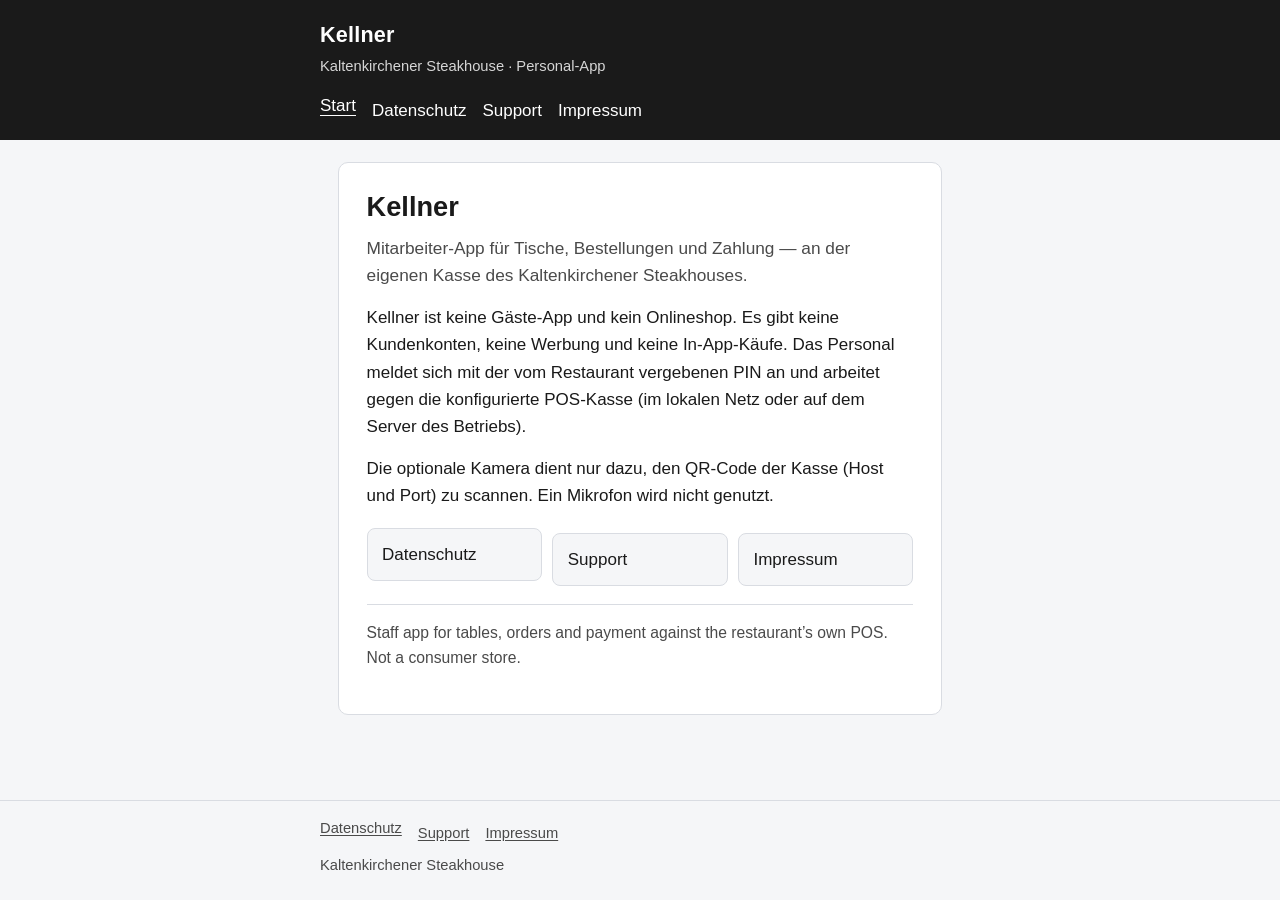
<file: index.html>
<!DOCTYPE html>
<html lang="de">
<head>
  <meta charset="utf-8">
  <meta name="viewport" content="width=device-width, initial-scale=1">
  <meta name="description" content="Kellner — Personal-App für Tische, Bestellungen und Zahlung an der Kasse des Kaltenkirchener Steakhouses.">
  <title>Kellner — Kaltenkirchener Steakhouse</title>
  <link rel="stylesheet" href="styles.css">
</head>
<body>
  <a class="skip" href="#inhalt">Zum Inhalt</a>
  <header class="site-header">
    <a class="brand" href="index.html">
      <span class="brand-name">Kellner</span>
      <span class="brand-sub">Kaltenkirchener Steakhouse · Personal-App</span>
    </a>
    <nav class="site-nav" aria-label="Hauptnavigation">
      <ul>
        <li><a href="index.html" aria-current="page">Start</a></li>
        <li><a href="datenschutz.html">Datenschutz</a></li>
        <li><a href="support.html">Support</a></li>
        <li><a href="impressum.html">Impressum</a></li>
      </ul>
    </nav>
  </header>

  <main id="inhalt" class="wrap">
    <article class="card">
      <h1>Kellner</h1>
      <p class="lede">Mitarbeiter-App für Tische, Bestellungen und Zahlung — an der eigenen Kasse des Kaltenkirchener Steakhouses.</p>
      <p>Kellner ist keine Gäste-App und kein Onlineshop. Es gibt keine Kundenkonten, keine Werbung und keine In-App-Käufe. Das Personal meldet sich mit der vom Restaurant vergebenen PIN an und arbeitet gegen die konfigurierte POS-Kasse (im lokalen Netz oder auf dem Server des Betriebs).</p>
      <p>Die optionale Kamera dient nur dazu, den QR-Code der Kasse (Host und Port) zu scannen. Ein Mikrofon wird nicht genutzt.</p>

      <ul class="actions">
        <li><a href="datenschutz.html">Datenschutz</a></li>
        <li><a href="support.html">Support</a></li>
        <li><a href="impressum.html">Impressum</a></li>
      </ul>

      <p class="en">Staff app for tables, orders and payment against the restaurant’s own POS. Not a consumer store.</p>
    </article>
  </main>

  <footer class="site-footer">
    <nav aria-label="Fußzeile">
      <ul>
        <li><a href="datenschutz.html">Datenschutz</a></li>
        <li><a href="support.html">Support</a></li>
        <li><a href="impressum.html">Impressum</a></li>
      </ul>
    </nav>
    <p>Kaltenkirchener Steakhouse</p>
  </footer>
</body>
</html>
</file>
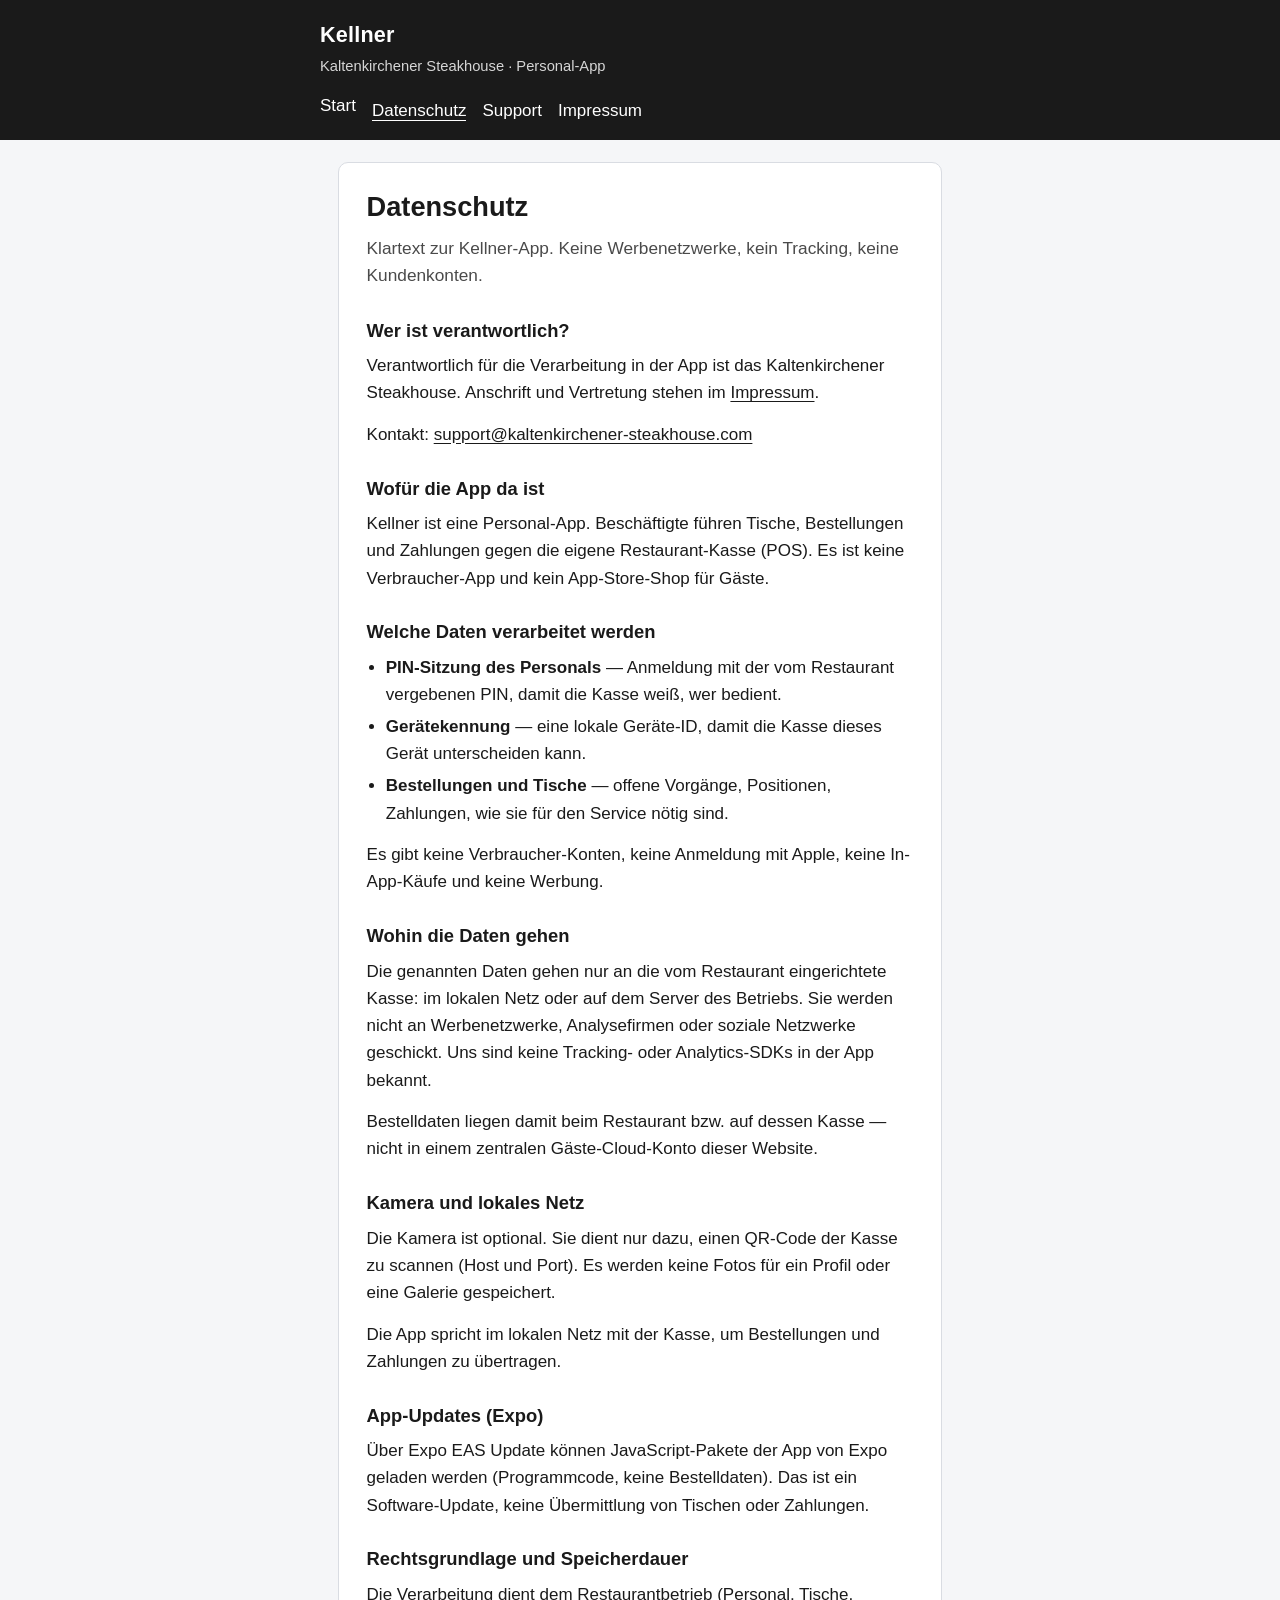
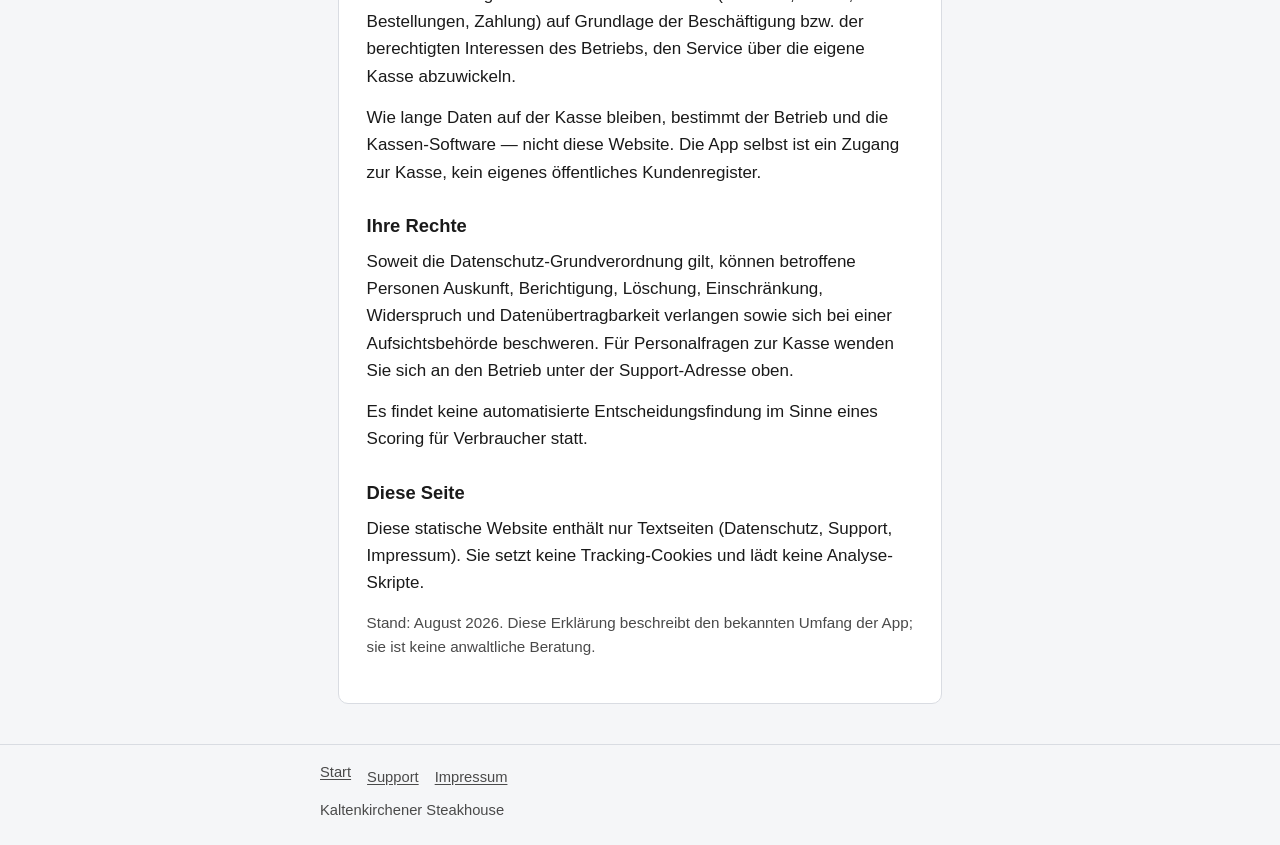
<file: datenschutz.html>
<!DOCTYPE html>
<html lang="de">
<head>
  <meta charset="utf-8">
  <meta name="viewport" content="width=device-width, initial-scale=1">
  <meta name="description" content="Datenschutzerklärung der Kellner-App des Kaltenkirchener Steakhouses.">
  <title>Datenschutz — Kellner</title>
  <link rel="stylesheet" href="styles.css">
</head>
<body>
  <a class="skip" href="#inhalt">Zum Inhalt</a>
  <header class="site-header">
    <a class="brand" href="index.html">
      <span class="brand-name">Kellner</span>
      <span class="brand-sub">Kaltenkirchener Steakhouse · Personal-App</span>
    </a>
    <nav class="site-nav" aria-label="Hauptnavigation">
      <ul>
        <li><a href="index.html">Start</a></li>
        <li><a href="datenschutz.html" aria-current="page">Datenschutz</a></li>
        <li><a href="support.html">Support</a></li>
        <li><a href="impressum.html">Impressum</a></li>
      </ul>
    </nav>
  </header>

  <main id="inhalt" class="wrap">
    <article class="card">
      <h1>Datenschutz</h1>
      <p class="lede">Klartext zur Kellner-App. Keine Werbenetzwerke, kein Tracking, keine Kundenkonten.</p>

      <h2>Wer ist verantwortlich?</h2>
      <p>Verantwortlich für die Verarbeitung in der App ist das Kaltenkirchener Steakhouse. Anschrift und Vertretung stehen im <a href="impressum.html">Impressum</a>.</p>
      <p>Kontakt: <a href="mailto:support@kaltenkirchener-steakhouse.com">support@kaltenkirchener-steakhouse.com</a></p>

      <h2>Wofür die App da ist</h2>
      <p>Kellner ist eine Personal-App. Beschäftigte führen Tische, Bestellungen und Zahlungen gegen die eigene Restaurant-Kasse (POS). Es ist keine Verbraucher-App und kein App-Store-Shop für Gäste.</p>

      <h2>Welche Daten verarbeitet werden</h2>
      <ul>
        <li><strong>PIN-Sitzung des Personals</strong> — Anmeldung mit der vom Restaurant vergebenen PIN, damit die Kasse weiß, wer bedient.</li>
        <li><strong>Gerätekennung</strong> — eine lokale Geräte-ID, damit die Kasse dieses Gerät unterscheiden kann.</li>
        <li><strong>Bestellungen und Tische</strong> — offene Vorgänge, Positionen, Zahlungen, wie sie für den Service nötig sind.</li>
      </ul>
      <p>Es gibt keine Verbraucher-Konten, keine Anmeldung mit Apple, keine In-App-Käufe und keine Werbung.</p>

      <h2>Wohin die Daten gehen</h2>
      <p>Die genannten Daten gehen nur an die vom Restaurant eingerichtete Kasse: im lokalen Netz oder auf dem Server des Betriebs. Sie werden nicht an Werbenetzwerke, Analysefirmen oder soziale Netzwerke geschickt. Uns sind keine Tracking- oder Analytics-SDKs in der App bekannt.</p>
      <p>Bestelldaten liegen damit beim Restaurant bzw. auf dessen Kasse — nicht in einem zentralen Gäste-Cloud-Konto dieser Website.</p>

      <h2>Kamera und lokales Netz</h2>
      <p>Die Kamera ist optional. Sie dient nur dazu, einen QR-Code der Kasse zu scannen (Host und Port). Es werden keine Fotos für ein Profil oder eine Galerie gespeichert.</p>
      <p>Die App spricht im lokalen Netz mit der Kasse, um Bestellungen und Zahlungen zu übertragen.</p>

      <h2>App-Updates (Expo)</h2>
      <p>Über Expo EAS Update können JavaScript-Pakete der App von Expo geladen werden (Programmcode, keine Bestelldaten). Das ist ein Software-Update, keine Übermittlung von Tischen oder Zahlungen.</p>

      <h2>Rechtsgrundlage und Speicherdauer</h2>
      <p>Die Verarbeitung dient dem Restaurantbetrieb (Personal, Tische, Bestellungen, Zahlung) auf Grundlage der Beschäftigung bzw. der berechtigten Interessen des Betriebs, den Service über die eigene Kasse abzuwickeln.</p>
      <p>Wie lange Daten auf der Kasse bleiben, bestimmt der Betrieb und die Kassen-Software — nicht diese Website. Die App selbst ist ein Zugang zur Kasse, kein eigenes öffentliches Kundenregister.</p>

      <h2>Ihre Rechte</h2>
      <p>Soweit die Datenschutz-Grundverordnung gilt, können betroffene Personen Auskunft, Berichtigung, Löschung, Einschränkung, Widerspruch und Datenübertragbarkeit verlangen sowie sich bei einer Aufsichtsbehörde beschweren. Für Personalfragen zur Kasse wenden Sie sich an den Betrieb unter der Support-Adresse oben.</p>
      <p>Es findet keine automatisierte Entscheidungsfindung im Sinne eines Scoring für Verbraucher statt.</p>

      <h2>Diese Seite</h2>
      <p>Diese statische Website enthält nur Textseiten (Datenschutz, Support, Impressum). Sie setzt keine Tracking-Cookies und lädt keine Analyse-Skripte.</p>
      <p class="note">Stand: August 2026. Diese Erklärung beschreibt den bekannten Umfang der App; sie ist keine anwaltliche Beratung.</p>
    </article>
  </main>

  <footer class="site-footer">
    <nav aria-label="Fußzeile">
      <ul>
        <li><a href="index.html">Start</a></li>
        <li><a href="support.html">Support</a></li>
        <li><a href="impressum.html">Impressum</a></li>
      </ul>
    </nav>
    <p>Kaltenkirchener Steakhouse</p>
  </footer>
</body>
</html>
</file>
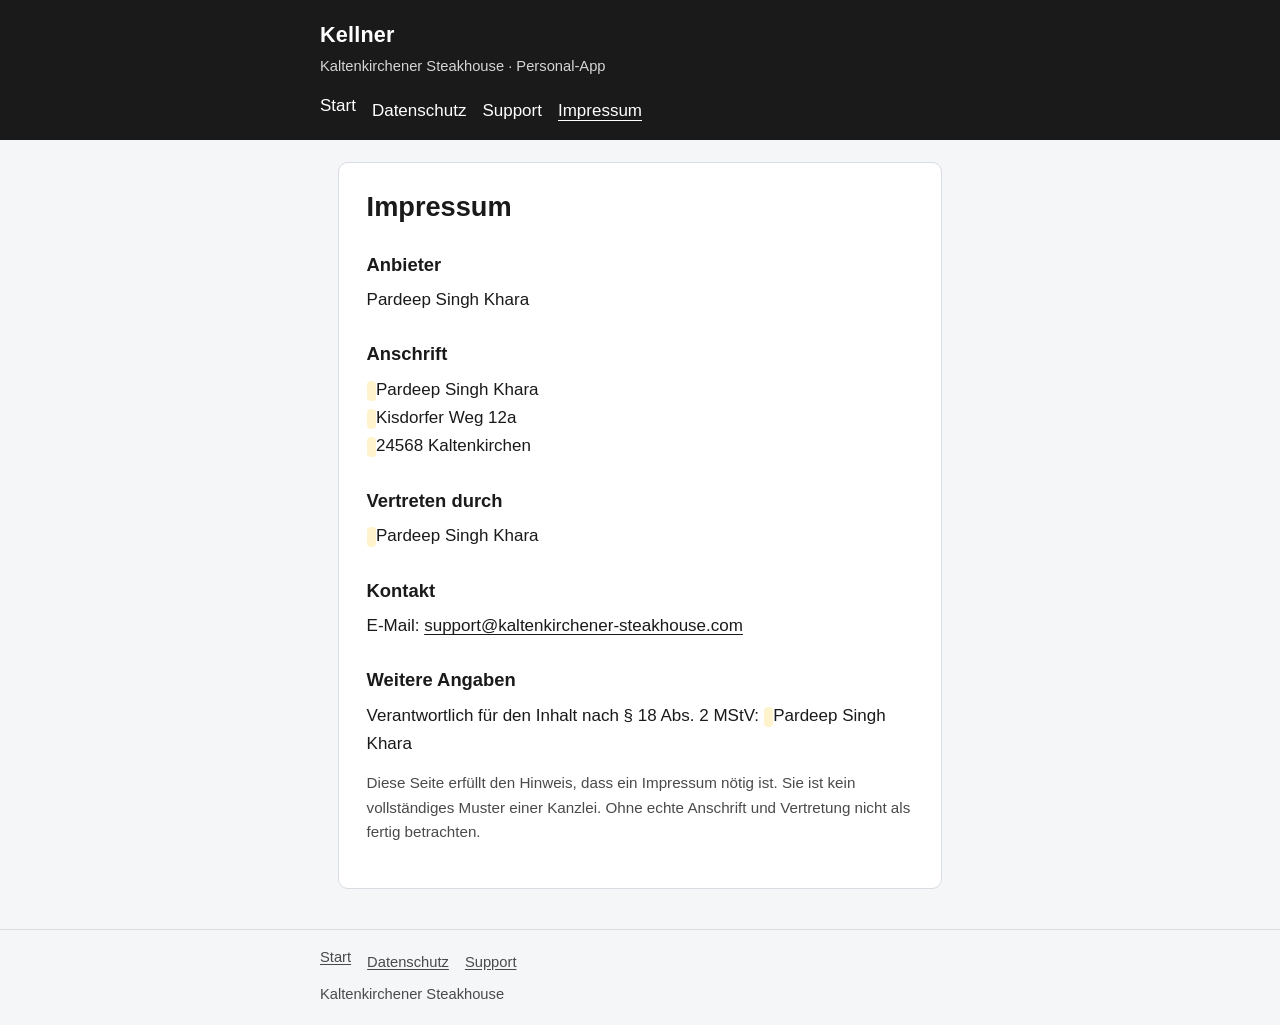
<file: impressum.html>
<!DOCTYPE html>
<html lang="de">
<head>
  <meta charset="utf-8">
  <meta name="viewport" content="width=device-width, initial-scale=1">
  <meta name="description" content="Impressum zur Kellner-App des Kaltenkirchener Steakhouses.">
  <title>Impressum — Kellner</title>
  <link rel="stylesheet" href="styles.css">
</head>
<body>
  <a class="skip" href="#inhalt">Zum Inhalt</a>
  <header class="site-header">
    <a class="brand" href="index.html">
      <span class="brand-name">Kellner</span>
      <span class="brand-sub">Kaltenkirchener Steakhouse · Personal-App</span>
    </a>
    <nav class="site-nav" aria-label="Hauptnavigation">
      <ul>
        <li><a href="index.html">Start</a></li>
        <li><a href="datenschutz.html">Datenschutz</a></li>
        <li><a href="support.html">Support</a></li>
        <li><a href="impressum.html" aria-current="page">Impressum</a></li>
      </ul>
    </nav>
  </header>

  <main id="inhalt" class="wrap">
    <article class="card">
      <h1>Impressum</h1>
      

      <h2>Anbieter</h2>
      <p>Pardeep Singh Khara</p>

      <h2>Anschrift</h2>
      <p>
        <span class="placeholder"></span>Pardeep Singh Khara<br>
        <span class="placeholder"></span>Kisdorfer Weg 12a<br>
        <span class="placeholder"></span>24568 Kaltenkirchen
      </p>

      <h2>Vertreten durch</h2>
      <p><span class="placeholder"></span>Pardeep Singh Khara</p>

      <h2>Kontakt</h2>
      <p>E-Mail: <a href="mailto:support@kaltenkirchener-steakhouse.com">support@kaltenkirchener-steakhouse.com</a></p>
      

      <h2>Weitere Angaben</h2>
      <p>Verantwortlich für den Inhalt nach § 18 Abs. 2 MStV: <span class="placeholder"></span>Pardeep Singh Khara</p>

      <p class="note">Diese Seite erfüllt den Hinweis, dass ein Impressum nötig ist. Sie ist kein vollständiges Muster einer Kanzlei. Ohne echte Anschrift und Vertretung nicht als fertig betrachten.</p>
    </article>
  </main>

  <footer class="site-footer">
    <nav aria-label="Fußzeile">
      <ul>
        <li><a href="index.html">Start</a></li>
        <li><a href="datenschutz.html">Datenschutz</a></li>
        <li><a href="support.html">Support</a></li>
      </ul>
    </nav>
    <p>Kaltenkirchener Steakhouse</p>
  </footer>
</body>
</html>
</file>
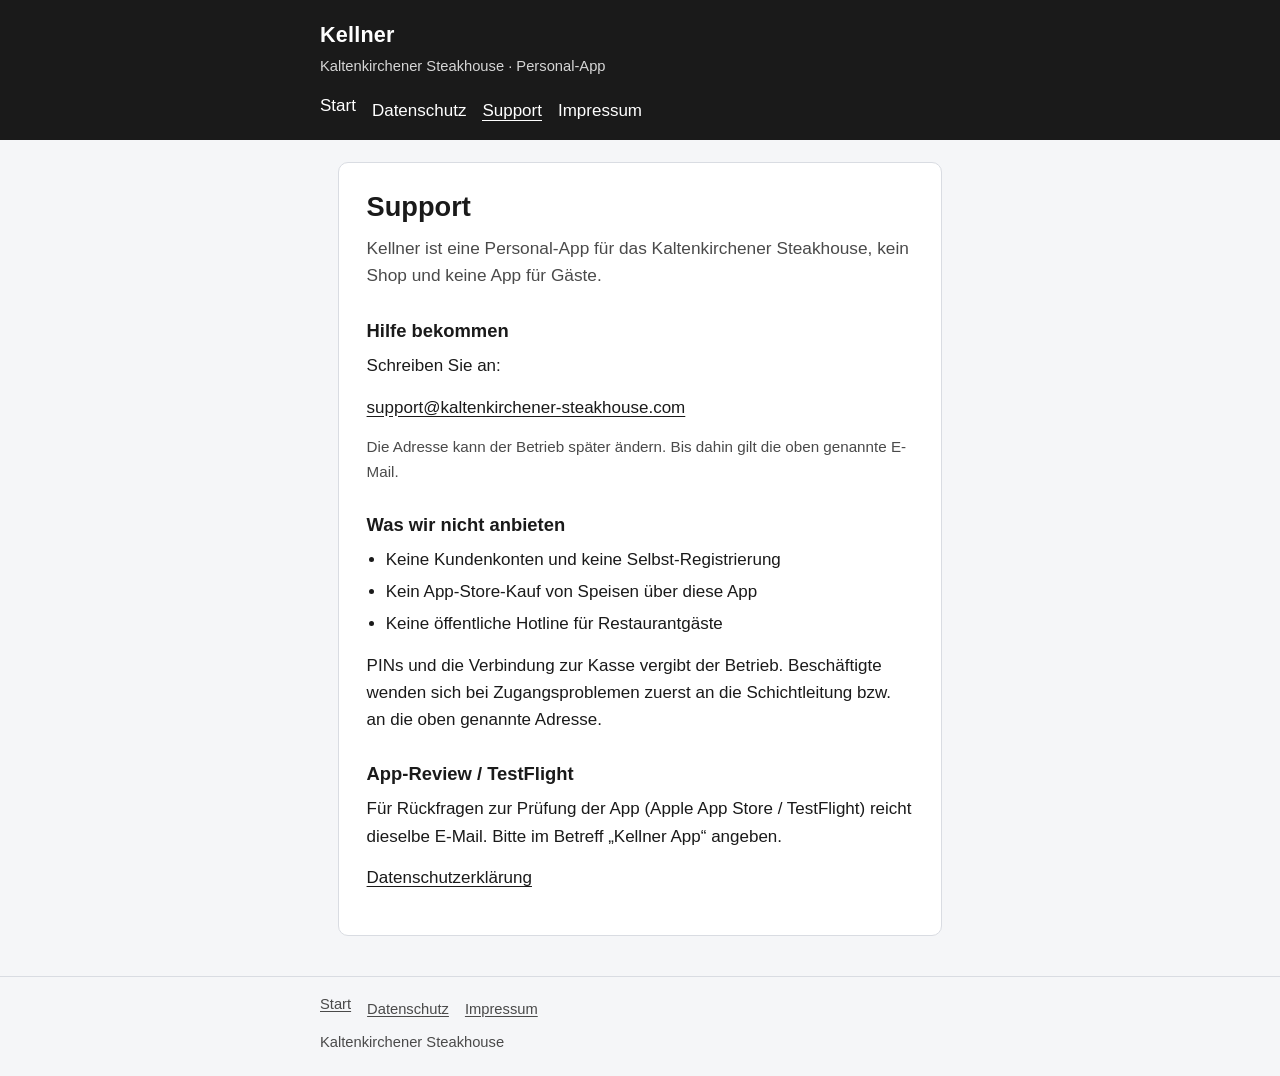
<file: support.html>
<!DOCTYPE html>
<html lang="de">
<head>
  <meta charset="utf-8">
  <meta name="viewport" content="width=device-width, initial-scale=1">
  <meta name="description" content="Support für die Kellner-Personal-App des Kaltenkirchener Steakhouses.">
  <title>Support — Kellner</title>
  <link rel="stylesheet" href="styles.css">
</head>
<body>
  <a class="skip" href="#inhalt">Zum Inhalt</a>
  <header class="site-header">
    <a class="brand" href="index.html">
      <span class="brand-name">Kellner</span>
      <span class="brand-sub">Kaltenkirchener Steakhouse · Personal-App</span>
    </a>
    <nav class="site-nav" aria-label="Hauptnavigation">
      <ul>
        <li><a href="index.html">Start</a></li>
        <li><a href="datenschutz.html">Datenschutz</a></li>
        <li><a href="support.html" aria-current="page">Support</a></li>
        <li><a href="impressum.html">Impressum</a></li>
      </ul>
    </nav>
  </header>

  <main id="inhalt" class="wrap">
    <article class="card">
      <h1>Support</h1>
      <p class="lede">Kellner ist eine Personal-App für das Kaltenkirchener Steakhouse, kein Shop und keine App für Gäste.</p>

      <h2>Hilfe bekommen</h2>
      <p>Schreiben Sie an:</p>
      <p><a href="mailto:support@kaltenkirchener-steakhouse.com">support@kaltenkirchener-steakhouse.com</a></p>
      <p class="note">Die Adresse kann der Betrieb später ändern. Bis dahin gilt die oben genannte E-Mail.</p>

      <h2>Was wir nicht anbieten</h2>
      <ul>
        <li>Keine Kundenkonten und keine Selbst-Registrierung</li>
        <li>Kein App-Store-Kauf von Speisen über diese App</li>
        <li>Keine öffentliche Hotline für Restaurantgäste</li>
      </ul>
      <p>PINs und die Verbindung zur Kasse vergibt der Betrieb. Beschäftigte wenden sich bei Zugangsproblemen zuerst an die Schichtleitung bzw. an die oben genannte Adresse.</p>

      <h2>App-Review / TestFlight</h2>
      <p>Für Rückfragen zur Prüfung der App (Apple App Store / TestFlight) reicht dieselbe E-Mail. Bitte im Betreff „Kellner App“ angeben.</p>

      <p><a href="datenschutz.html">Datenschutzerklärung</a></p>
    </article>
  </main>

  <footer class="site-footer">
    <nav aria-label="Fußzeile">
      <ul>
        <li><a href="index.html">Start</a></li>
        <li><a href="datenschutz.html">Datenschutz</a></li>
        <li><a href="impressum.html">Impressum</a></li>
      </ul>
    </nav>
    <p>Kaltenkirchener Steakhouse</p>
  </footer>
</body>
</html>
</file>
<file: styles.css>
:root {
  --ink: #1a1a1a;
  --muted: #4a4a4a;
  --line: #d9dce2;
  --bg: #f5f6f8;
  --paper: #ffffff;
  --focus: #2b6cb0;
}

*,
*::before,
*::after {
  box-sizing: border-box;
}

html {
  -webkit-text-size-adjust: 100%;
}

body {
  margin: 0;
  min-height: 100vh;
  display: flex;
  flex-direction: column;
  font-family: -apple-system, BlinkMacSystemFont, "Segoe UI", Roboto, Helvetica, Arial, sans-serif;
  font-size: 1.0625rem;
  line-height: 1.6;
  color: var(--ink);
  background: var(--bg);
}

a {
  color: var(--ink);
  text-underline-offset: 0.15em;
}

a:hover {
  text-decoration-thickness: 2px;
}

a:focus-visible,
.skip:focus-visible {
  outline: 3px solid var(--focus);
  outline-offset: 2px;
}

.skip {
  position: absolute;
  left: 0.75rem;
  top: -3rem;
  z-index: 10;
  padding: 0.4rem 0.7rem;
  background: var(--paper);
  color: var(--ink);
}

.skip:focus {
  top: 0.75rem;
}

.site-header {
  background: var(--ink);
  color: var(--paper);
  padding: 1.15rem 1.15rem 1rem;
}

.brand {
  display: block;
  max-width: 40rem;
  margin: 0 auto;
  text-decoration: none;
  color: inherit;
}

.brand-name {
  display: block;
  font-size: 1.35rem;
  font-weight: 700;
  letter-spacing: 0.01em;
}

.brand-sub {
  display: block;
  margin-top: 0.15rem;
  font-size: 0.92rem;
  opacity: 0.82;
}

.site-nav {
  max-width: 40rem;
  margin: 0.85rem auto 0;
}

.site-nav ul {
  display: flex;
  flex-wrap: wrap;
  gap: 0.35rem 1rem;
  margin: 0;
  padding: 0;
  list-style: none;
}

.site-nav a {
  color: var(--paper);
  text-decoration: none;
  border-bottom: 1px solid transparent;
}

.site-nav a:hover,
.site-nav a[aria-current="page"] {
  border-bottom-color: currentColor;
}

.wrap {
  width: 100%;
  max-width: 40rem;
  margin: 0 auto;
  padding: 1.35rem 1.15rem 2.5rem;
  flex: 1;
}

.card {
  background: var(--paper);
  border: 1px solid var(--line);
  border-radius: 10px;
  padding: 1.35rem 1.25rem 1.5rem;
}

h1 {
  margin: 0 0 0.65rem;
  font-size: 1.7rem;
  line-height: 1.25;
}

h2 {
  margin: 1.6rem 0 0.45rem;
  font-size: 1.15rem;
}

p,
ul,
ol {
  margin: 0 0 0.9rem;
}

ul,
ol {
  padding-left: 1.2rem;
}

li + li {
  margin-top: 0.3rem;
}

.lede,
.muted,
.note {
  color: var(--muted);
}

.lede {
  font-size: 1.08rem;
}

.note {
  font-size: 0.95rem;
}

.en {
  margin-top: 1.1rem;
  padding-top: 0.95rem;
  border-top: 1px solid var(--line);
  color: var(--muted);
  font-size: 0.98rem;
}

.actions {
  display: flex;
  flex-direction: column;
  gap: 0.65rem;
  margin: 1.2rem 0 0;
  padding: 0;
  list-style: none;
}

.actions a {
  display: block;
  padding: 0.75rem 0.9rem;
  background: var(--bg);
  border: 1px solid var(--line);
  border-radius: 8px;
  text-decoration: none;
}

.actions a:hover {
  border-color: var(--ink);
}

.placeholder {
  font-family: ui-monospace, SFMono-Regular, Menlo, Consolas, monospace;
  font-size: 0.92em;
  background: #fff3cd;
  padding: 0.05em 0.3em;
  border-radius: 4px;
}

.site-footer {
  border-top: 1px solid var(--line);
  padding: 1rem 1.15rem 1.4rem;
  color: var(--muted);
  font-size: 0.92rem;
}

.site-footer nav,
.site-footer p {
  max-width: 40rem;
  margin: 0 auto;
}

.site-footer ul {
  display: flex;
  flex-wrap: wrap;
  gap: 0.35rem 1rem;
  margin: 0 0 0.55rem;
  padding: 0;
  list-style: none;
}

.site-footer a {
  color: var(--muted);
}

@media (min-width: 640px) {
  .card {
    padding: 1.7rem 1.7rem 1.85rem;
  }

  .actions {
    flex-direction: row;
    flex-wrap: wrap;
  }

  .actions li {
    flex: 1 1 10rem;
  }
}
</file>
